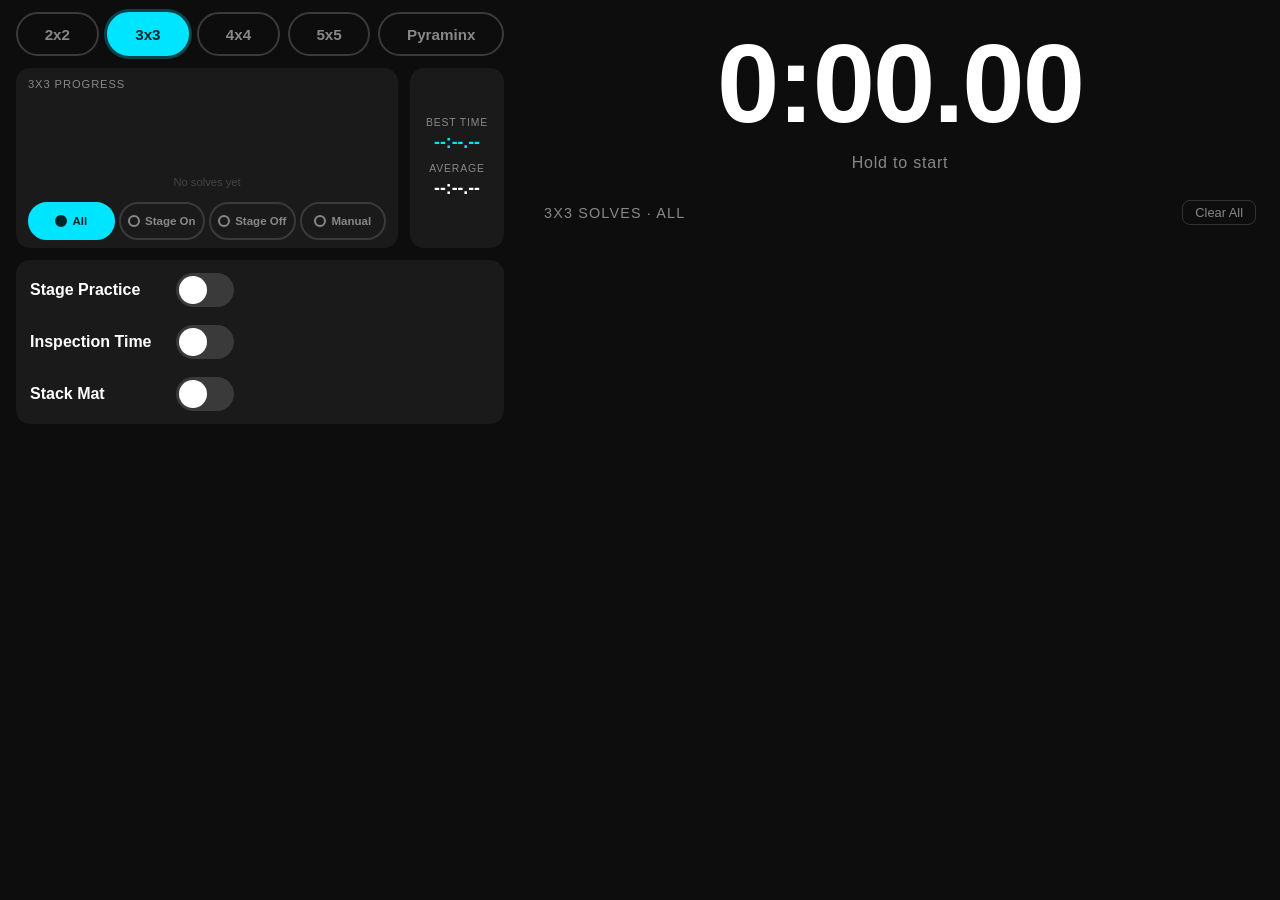
<file: cube-timer/index.html>
<!DOCTYPE html>
<html lang="en">
<head>
  <meta charset="UTF-8">
  <meta http-equiv="Cache-Control" content="no-cache">
  <meta name="viewport" content="width=device-width, initial-scale=1.0, user-scalable=no">
  <title>Cube Timer</title>
  <link rel="stylesheet" href="style.css?v=3">
</head>
<body>

  <!-- Hand shape for the Stack Mat pads: a left hand, palm down, thumb on the right.
       The right pad mirrors it so both thumbs point inward. -->
  <svg width="0" height="0" style="position:absolute" aria-hidden="true">
    <symbol id="hand" viewBox="0 0 104 120">
      <rect x="14" y="50" width="56" height="58" rx="20"/>
      <rect x="14" y="36" width="12" height="36" rx="6"/>
      <rect x="28" y="20" width="13" height="48" rx="6.5"/>
      <rect x="43" y="12" width="13" height="56" rx="6.5"/>
      <rect x="58" y="20" width="12" height="48" rx="6"/>
      <circle cx="64" cy="88" r="11"/>
      <rect x="66" y="58" width="13" height="36" rx="6.5" transform="rotate(35 72.5 94)"/>
    </symbol>
  </svg>

  <!-- NORMAL VIEW -->
  <div id="app">

    <!-- LEFT SIDE (top in portrait): charts + settings -->
    <div id="side">

      <!-- Puzzle folders: each keeps its own solves, charts, stats and settings -->
      <div id="folder-row"></div>

      <div id="top-row">
        <div id="chart-wrap" class="chart-card">
          <div id="progress-title" class="chart-title">Progress</div>
          <canvas id="progress-chart"></canvas>
          <div id="chart-hint" class="chart-hint">No solves yet</div>
          <!-- All / Stage On / Stage Off / Manual: which solves the chart, stats and table use -->
          <div id="view-row" role="radiogroup" aria-label="Which solves to show"></div>
          <!-- Manual: type in a time from the Stack Mat timer -->
          <form id="manual-form" class="hidden" autocomplete="off">
            <div id="round-info"></div>
            <label for="manual-input" id="manual-label" class="manual-label">Type your Stack Mat time</label>
            <div class="manual-line">
              <input type="text" id="manual-input" inputmode="decimal" placeholder="like 12.34" enterkeyhint="done">
              <button type="submit" id="manual-save">Save</button>
            </div>
            <div id="manual-note"></div>
          </form>
        </div>
        <div id="best-bar">
          <span id="best-label">Best Time</span>
          <span id="best-time">--:--.--</span>
          <span id="avg-label">Average</span>
          <span id="avg-time">--:--.--</span>
        </div>
      </div>

      <div id="stage-chart-wrap" class="chart-card hidden">
        <div class="chart-head">
          <span class="chart-title">Stage Progress</span>
          <span id="stage-legend"></span>
        </div>
        <canvas id="stage-chart"></canvas>
        <div id="stage-chart-hint" class="chart-hint">Finish 2 stage solves to see this chart</div>
      </div>

      <div id="settings">
        <div class="setting-line">
          <label class="toggle-row">
            <span class="setting-label">Stage Practice</span>
            <span class="switch"><input type="checkbox" id="stage-toggle"><span class="slider"></span></span>
          </label>
          <label id="stage-options" class="num-field">
            Stages <input type="number" id="stage-count" inputmode="numeric" min="1" max="10">
          </label>
        </div>

        <div id="stage-sub" class="setting-line sub">
          <label class="toggle-row">
            <span class="setting-label">Beeps</span>
            <span class="switch"><input type="checkbox" id="beep-toggle"><span class="slider"></span></span>
          </label>
        </div>

        <div class="setting-line">
          <label class="toggle-row">
            <span class="setting-label">Inspection Time</span>
            <span class="switch"><input type="checkbox" id="insp-toggle"><span class="slider"></span></span>
          </label>
        </div>

        <div id="insp-options" class="setting-line sub">
          <label class="toggle-row">
            <span class="setting-label">Voice Callouts</span>
            <span class="switch"><input type="checkbox" id="voice-toggle"><span class="slider"></span></span>
          </label>
          <span id="voice-options" class="voice-fields">
            <label class="num-field">1st call <input type="number" id="voice1" inputmode="numeric" min="1" max="60"> sec</label>
            <label class="num-field">2nd call <input type="number" id="voice2" inputmode="numeric" min="1" max="60"> sec</label>
          </span>
        </div>

        <div class="setting-line">
          <label class="toggle-row">
            <span class="setting-label">Stack Mat</span>
            <span class="switch"><input type="checkbox" id="stack-toggle"><span class="slider"></span></span>
          </label>
        </div>
      </div>

      <!-- Manual view swaps the timer settings for these: how many solves in a
           round, and where a round's times get saved -->
      <div id="manual-settings" class="hidden">
        <div class="setting-label">How many solves?</div>
        <div id="round-row" role="radiogroup" aria-label="How many solves"></div>
        <div id="save-row" role="radiogroup" aria-label="Where to save">
          <button type="button" id="save-total-label" class="view-btn round-btn" role="radio">Save to total times</button>
          <button type="button" id="save-sep-label" class="view-btn round-btn" role="radio">Save separately</button>
        </div>
      </div>

    </div>

    <!-- RIGHT SIDE (bottom in portrait): timer + solves -->
    <div id="main">

      <div id="timer-display">
        <span id="timer-text">0:00.00</span>
        <div id="status-note"></div>
        <div id="penalty-btns" class="hidden">
          <button id="plus2-btn" class="penalty-btn plus2">Add 2 seconds</button>
          <button id="plus02-btn" class="penalty-btn plus02">Add 0.2 seconds</button>
          <button id="dnf-btn" class="penalty-btn dnf">DNF</button>
        </div>
        <div id="hint">Hold to start</div>
        <button id="start-insp-btn" class="hidden">Start Inspection</button>
        <div id="main-pad-area" class="hidden">
          <div id="main-pad-hint" class="pad-hint"></div>
          <div id="main-pads" class="pads">
            <div class="pad left"><svg class="hand"><use href="#hand"/></svg></div>
            <div class="pad right"><svg class="hand"><use href="#hand"/></svg></div>
          </div>
        </div>
      </div>

      <div id="solves-section">
        <div id="solves-header">
          <span id="solves-title">Solves</span>
          <button id="clear-btn">Clear All</button>
        </div>
        <div id="solves-list"></div>
      </div>

    </div>

  </div>

  <!-- HOLDING OVERLAY (green) -->
  <div id="hold-overlay" class="hidden">
    <div id="hold-text">Keep holding...</div>
  </div>

  <!-- INSPECTION OVERLAY (counts up seconds) -->
  <div id="insp-overlay" class="hidden">
    <div class="overlay-center">
      <div id="insp-label">Inspection</div>
      <div id="insp-timer">0</div>
      <div id="insp-warn"></div>
      <button id="start-solve-btn">Start Solve Timer</button>
      <div id="insp-pad-hint" class="pad-hint hidden"></div>
    </div>
    <div id="insp-pads" class="pads side-pads hidden">
      <div class="pad left"><svg class="hand"><use href="#hand"/></svg></div>
      <div class="pad right"><svg class="hand"><use href="#hand"/></svg></div>
    </div>
  </div>

  <!-- RUNNING OVERLAY (fullscreen timer) -->
  <div id="run-overlay" class="hidden">
    <div class="overlay-center">
      <div id="run-timer">0:00.00</div>
      <div id="run-splits"></div>
      <div id="run-hint">Tap anywhere to stop</div>
    </div>
    <div id="run-pads" class="pads side-pads hidden">
      <div class="pad left"><svg class="hand"><use href="#hand"/></svg></div>
      <div class="pad right"><svg class="hand"><use href="#hand"/></svg></div>
    </div>
  </div>

  <!-- CONFIRM POP-UP -->
  <div id="modal" class="hidden">
    <div class="modal-card">
      <div id="modal-title"></div>
      <div id="modal-text"></div>
      <div class="modal-btns">
        <button id="modal-no"></button>
        <button id="modal-yes"></button>
      </div>
    </div>
  </div>

  <script src="app.js?v=3"></script>
</body>
</html>
</file>
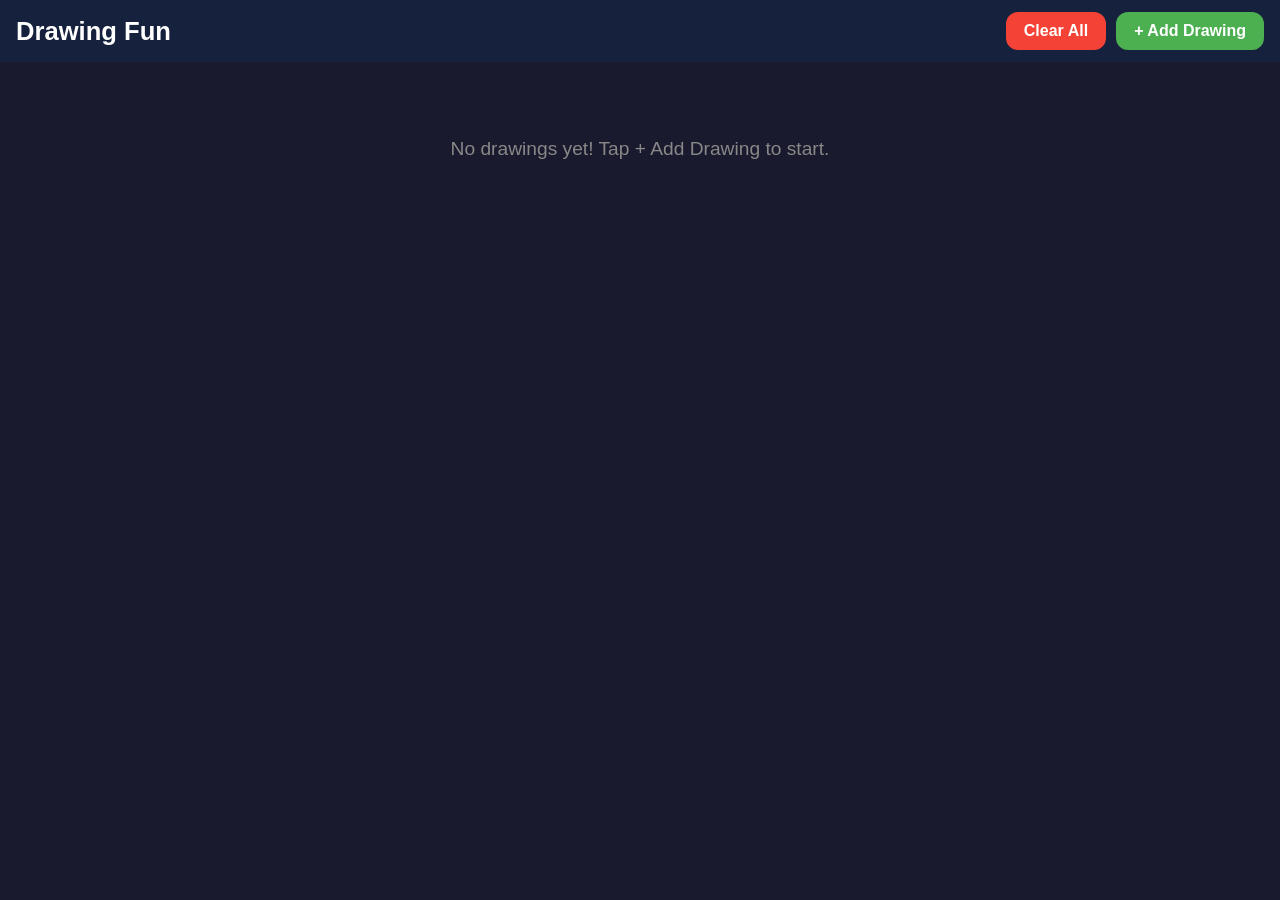
<file: drawing-fun/index.html>
<!DOCTYPE html>
<html lang="en">
<head>
  <meta charset="UTF-8">
  <meta name="viewport" content="width=device-width, initial-scale=1.0, user-scalable=no">
  <title>Drawing Fun</title>
  <link rel="stylesheet" href="style.css">
</head>
<body>

  <!-- MAIN SCREEN -->
  <div id="screen-main" class="screen active">
    <div class="top-bar">
      <h1>Drawing Fun</h1>
      <div class="top-buttons">
        <button class="btn btn-red" id="clear-all-btn">Clear All</button>
        <button class="btn btn-green" id="add-drawing-btn">+ Add Drawing</button>
      </div>
    </div>
    <div id="gallery" class="gallery">
      <div class="empty-msg" id="empty-msg">No drawings yet! Tap + Add Drawing to start.</div>
    </div>
  </div>

  <!-- ADD DRAWING SCREEN -->
  <div id="screen-add" class="screen">
    <div class="top-bar">
      <button class="btn btn-back" id="add-back-btn">Back</button>
      <h2>What do you want to do?</h2>
    </div>
    <div class="choice-buttons">
      <button class="choice-btn" id="go-color-btn">
        <span class="choice-icon">🎨</span>
        <span class="choice-label">Color a Picture</span>
        <span class="choice-sub">Pick or randomize a line drawing and color it in</span>
      </button>
      <button class="choice-btn" id="go-draw-btn">
        <span class="choice-icon">✏️</span>
        <span class="choice-label">Free Draw</span>
        <span class="choice-sub">Blank canvas — draw whatever you want!</span>
      </button>
    </div>
  </div>

  <!-- COLORING SCREEN -->
  <div id="screen-color" class="screen">
    <div class="top-bar compact">
      <button class="btn btn-back" id="color-back-btn">Back</button>
      <button class="btn btn-yellow" id="random-btn">Random Image</button>
      <button class="btn btn-purple" id="color-save-btn">Save</button>
    </div>
    <div class="canvas-wrap">
      <canvas id="color-canvas"></canvas>
    </div>
    <div class="palette" id="color-palette"></div>
  </div>

  <!-- FREE DRAW SCREEN -->
  <div id="screen-draw" class="screen">
    <div class="top-bar compact">
      <button class="btn btn-back" id="draw-back-btn">Back</button>
      <div class="brush-sizes">
        <button class="size-btn active" data-size="6">S</button>
        <button class="size-btn" data-size="14">M</button>
        <button class="size-btn" data-size="26">L</button>
      </div>
      <button class="btn btn-yellow" id="draw-undo-btn">Undo</button>
      <button class="btn btn-red" id="draw-clear-btn">Clear</button>
      <button class="btn btn-purple" id="draw-save-btn">Save</button>
    </div>
    <div class="canvas-wrap">
      <canvas id="draw-canvas"></canvas>
    </div>
    <div class="palette" id="draw-palette"></div>
  </div>

  <!-- VIEW/EDIT SCREEN -->
  <div id="screen-view" class="screen">
    <div class="top-bar compact">
      <button class="btn btn-back" id="view-back-btn">Back</button>
      <button class="btn btn-red" id="view-delete-btn">Delete</button>
      <button class="btn btn-purple" id="view-save-btn">Save Changes</button>
    </div>
    <div class="canvas-wrap">
      <canvas id="view-canvas"></canvas>
    </div>
    <div class="palette" id="view-palette"></div>
  </div>

  <!-- CONFIRM MODAL -->
  <div id="modal" class="modal hidden">
    <div class="modal-box">
      <p id="modal-msg"></p>
      <div class="modal-btns">
        <button class="btn btn-red" id="modal-confirm">Yes, do it!</button>
        <button class="btn btn-grey" id="modal-cancel">Cancel</button>
      </div>
    </div>
  </div>

  <script src="drawings.js"></script>
  <script src="app.js"></script>
</body>
</html>
</file>
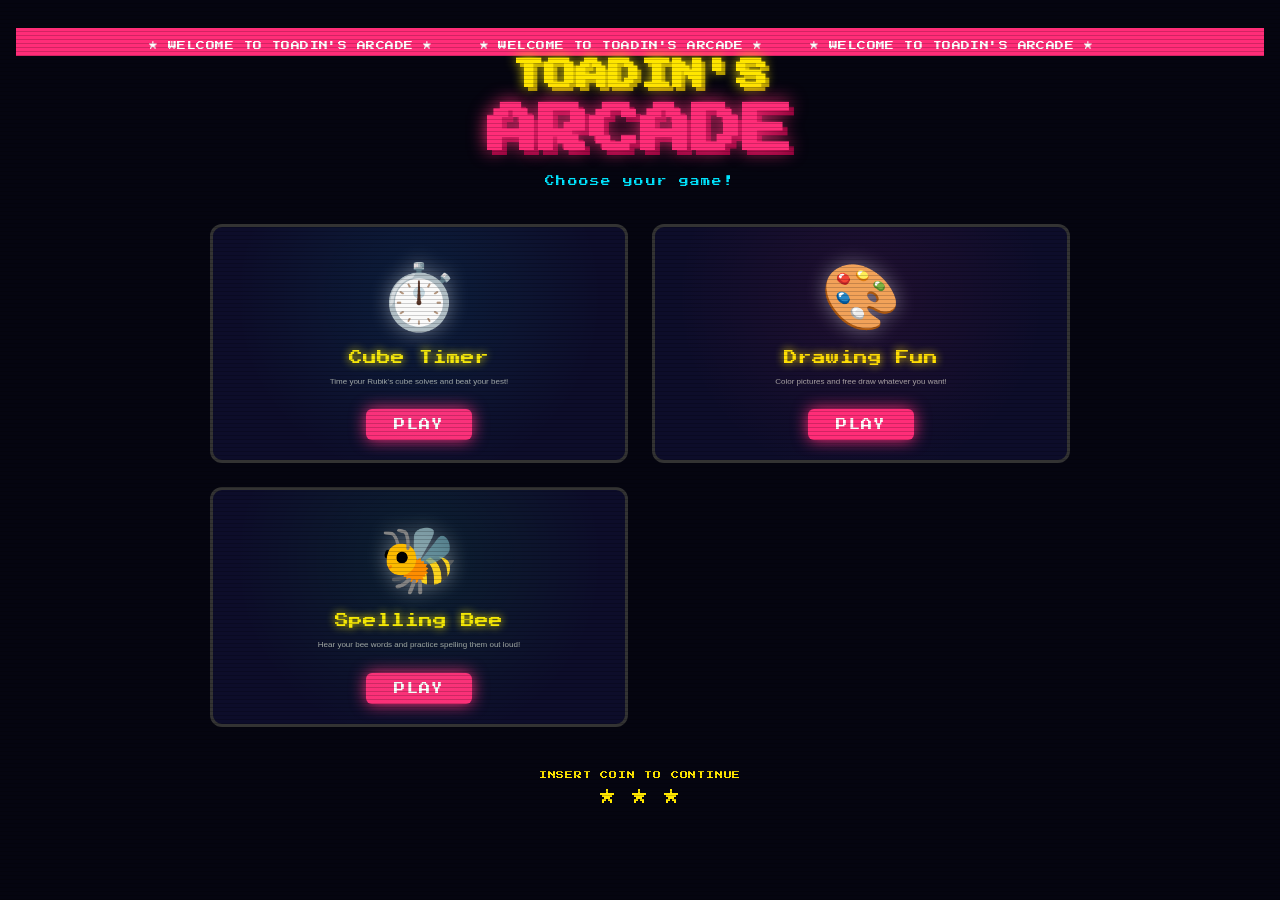
<file: game-menu/index.html>
<!DOCTYPE html>
<html lang="en">
<head>
  <meta charset="UTF-8">
  <meta name="viewport" content="width=device-width, initial-scale=1.0, user-scalable=no">
  <title>Toadin's Arcade</title>
  <link rel="stylesheet" href="style.css">
</head>
<body>

  <div class="scanlines"></div>

  <header>
    <div class="marquee-wrap">
      <div class="marquee-text">
        ★ WELCOME TO TOADIN'S ARCADE ★ &nbsp;&nbsp;&nbsp; ★ WELCOME TO TOADIN'S ARCADE ★ &nbsp;&nbsp;&nbsp; ★ WELCOME TO TOADIN'S ARCADE ★ &nbsp;&nbsp;&nbsp;
      </div>
    </div>
    <h1 class="title">
      <span class="t1">TOADIN'S</span>
      <span class="t2">ARCADE</span>
    </h1>
    <p class="subtitle">Choose your game!</p>
  </header>

  <main class="grid">

    <a class="game-card" href="https://cube-timer-3ct.pages.dev" target="_blank">
      <div class="card-glow glow-blue"></div>
      <div class="card-icon">⏱️</div>
      <div class="card-body">
        <div class="card-name">Cube Timer</div>
        <div class="card-desc">Time your Rubik's cube solves and beat your best!</div>
      </div>
      <div class="card-play">PLAY</div>
    </a>

    <a class="game-card" href="https://drawing-fun.pages.dev" target="_blank">
      <div class="card-glow glow-pink"></div>
      <div class="card-icon">🎨</div>
      <div class="card-body">
        <div class="card-name">Drawing Fun</div>
        <div class="card-desc">Color pictures and free draw whatever you want!</div>
      </div>
      <div class="card-play">PLAY</div>
    </a>

    <a class="game-card" href="https://spelling-bee.forest-on-bike.workers.dev" target="_blank">
      <div class="card-glow glow-green"></div>
      <div class="card-icon">🐝</div>
      <div class="card-body">
        <div class="card-name">Spelling Bee</div>
        <div class="card-desc">Hear your bee words and practice spelling them out loud!</div>
      </div>
      <div class="card-play">PLAY</div>
    </a>

  </main>

  <footer>
    <div class="coin-text">INSERT COIN TO CONTINUE</div>
    <div class="coin-blink">★ ★ ★</div>
  </footer>

  <script src="app.js"></script>
</body>
</html>
</file>
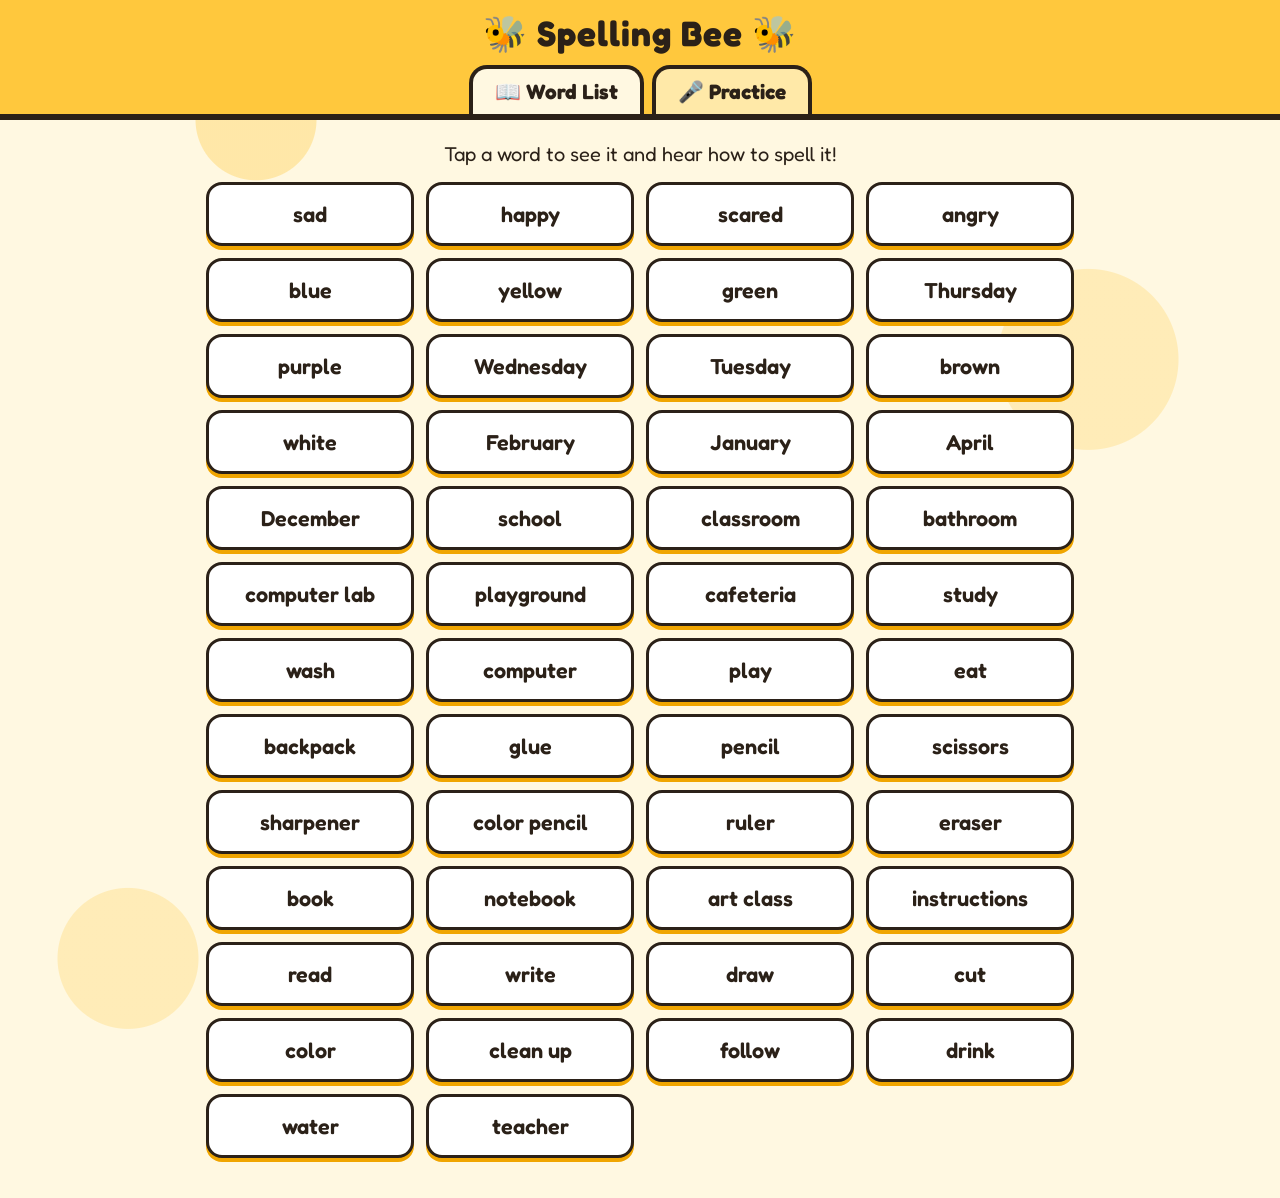
<file: spelling-bee/index.html>
<!DOCTYPE html>
<html lang="en">
<head>
<meta charset="UTF-8">
<meta name="viewport" content="width=device-width, initial-scale=1, maximum-scale=1, user-scalable=no">
<title>Spelling Bee</title>
<link rel="preconnect" href="https://fonts.googleapis.com">
<link href="https://fonts.googleapis.com/css2?family=Fredoka:wght@400;600;700&display=swap" rel="stylesheet">
<style>
  :root {
    --honey: #ffc83d;
    --honey-dark: #f0a500;
    --ink: #2b2118;
    --cream: #fff8e1;
    --green: #2fbf71;
    --red: #ef476f;
    --blue: #3a86ff;
    --purple: #8338ec;
    --card: #ffffff;
  }
  * { box-sizing: border-box; -webkit-tap-highlight-color: transparent; }
  html, body { margin: 0; padding: 0; }
  body {
    font-family: 'Fredoka', 'Trebuchet MS', Arial, sans-serif;
    color: var(--ink);
    background-color: var(--cream);
    background-image:
      radial-gradient(circle at 20% 10%, rgba(255,200,61,.35) 0 60px, transparent 61px),
      radial-gradient(circle at 85% 30%, rgba(255,200,61,.25) 0 90px, transparent 91px),
      radial-gradient(circle at 10% 80%, rgba(255,200,61,.25) 0 70px, transparent 71px);
    min-height: 100vh;
    -webkit-user-select: none; user-select: none;
  }
  header {
    background: var(--honey);
    border-bottom: 6px solid var(--ink);
    padding: 12px 16px 0;
    text-align: center;
  }
  h1 { margin: 0; font-size: 2.2rem; letter-spacing: 1px; }
  h1 .bee { display: inline-block; animation: buzz 2.5s ease-in-out infinite; }
  @keyframes buzz { 0%,100% { transform: translateY(0) rotate(-6deg); } 50% { transform: translateY(-6px) rotate(6deg); } }
  .tabs { display: flex; gap: 8px; justify-content: center; margin-top: 10px; }
  .tab {
    font: inherit; font-size: 1.3rem; font-weight: 700;
    border: 4px solid var(--ink); border-bottom: none;
    border-radius: 18px 18px 0 0;
    background: #ffe9a8; color: var(--ink);
    padding: 10px 22px; cursor: pointer;
  }
  .tab.active { background: var(--cream); }
  main { max-width: 900px; margin: 0 auto; padding: 18px 16px 40px; }
  .hidden { display: none !important; }

  button { font-family: inherit; cursor: pointer; }
  .big-btn {
    font-size: 1.4rem; font-weight: 700;
    border: 4px solid var(--ink); border-radius: 20px;
    padding: 14px 24px; margin: 6px;
    background: var(--honey); color: var(--ink);
    box-shadow: 0 6px 0 var(--ink);
    transition: transform .08s, box-shadow .08s;
    min-height: 64px;
  }
  .big-btn:active { transform: translateY(5px); box-shadow: 0 1px 0 var(--ink); }
  .big-btn.blue { background: #8ecbff; }
  .big-btn.green { background: #8ff0b8; }
  .big-btn.pink { background: #ffb3c6; }
  .big-btn.purple { background: #d2b4ff; }
  .big-btn:disabled { opacity: .45; }
  .row { display: flex; flex-wrap: wrap; justify-content: center; align-items: center; }

  /* Word list */
  .hint { text-align: center; font-size: 1.25rem; margin: 4px 0 16px; }
  .word-grid { display: grid; grid-template-columns: repeat(auto-fill, minmax(170px, 1fr)); gap: 12px; }
  .word-btn {
    font-size: 1.35rem; font-weight: 600;
    background: var(--card); color: var(--ink);
    border: 3px solid var(--ink); border-radius: 16px;
    padding: 16px 8px; min-height: 64px;
    box-shadow: 0 4px 0 var(--honey-dark);
  }
  .word-btn:active { transform: translateY(3px); box-shadow: 0 1px 0 var(--honey-dark); }

  /* Shared card */
  .card {
    background: var(--card); border: 5px solid var(--ink); border-radius: 28px;
    padding: 22px 16px; text-align: center;
    box-shadow: 0 8px 0 var(--honey-dark);
  }
  .big-word { font-size: 3.6rem; font-weight: 700; margin: 6px 0 14px; word-break: break-word; }
  .tiles { display: flex; flex-wrap: wrap; justify-content: center; gap: 8px; margin: 12px 0; min-height: 70px; }
  .tile {
    width: 58px; height: 68px; border: 4px solid var(--ink); border-radius: 14px;
    display: flex; align-items: center; justify-content: center;
    font-size: 2.2rem; font-weight: 700; background: #fff3c4;
    transition: transform .15s, background .15s;
  }
  .tile.gap { border: none; background: transparent; width: 22px; }
  .tile.lit { background: var(--honey); transform: scale(1.18) rotate(-4deg); }
  .tile.good { background: #8ff0b8; }
  .tile.bad { background: #ffb3c6; }
  .tile.pop { animation: pop .25s ease-out; }
  @keyframes pop { 0% { transform: scale(.4); } 80% { transform: scale(1.12); } 100% { transform: scale(1); } }
  .label { font-size: 1.2rem; font-weight: 700; margin-top: 14px; }
  .counter { font-size: 1.3rem; font-weight: 700; margin-bottom: 6px; }

  /* Practice */
  .status { font-size: 1.25rem; min-height: 1.6em; margin: 6px 0; }
  .mic-btn.listening { background: #ff8fab; animation: pulse 1s infinite; }
  @keyframes pulse { 0%,100% { box-shadow: 0 6px 0 var(--ink), 0 0 0 0 rgba(239,71,111,.6); } 50% { box-shadow: 0 6px 0 var(--ink), 0 0 0 16px rgba(239,71,111,0); } }
  .keyboard { margin: 14px auto 4px; max-width: 720px; }
  .kb-row { display: flex; justify-content: center; gap: 6px; margin-bottom: 6px; }
  .kb-row .key { flex: 0 0 calc((100% - 54px) / 10); padding: 0; }
  .key {
    font-size: 1.6rem; font-weight: 700; min-height: 56px;
    border: 3px solid var(--ink); border-radius: 12px; background: #fff;
    color: var(--ink);
  }
  .key:active { background: var(--honey); }
  .kb-row .key.wide { flex: 0 0 calc((100% - 54px) / 10 * 2 + 6px); font-size: 1.15rem; }
  .kb-row .key.clear { flex: 0 0 auto; padding: 0 22px; font-size: 1.1rem; min-height: 46px; }
  .verdict { font-size: 2.4rem; font-weight: 700; margin: 4px 0; }
  .verdict.good { color: var(--green); }
  .verdict.bad { color: var(--red); }
  .score-big { font-size: 3rem; font-weight: 700; margin: 8px 0; }
  .results-list { list-style: none; padding: 0; margin: 14px auto; max-width: 460px; text-align: left; }
  .results-list li { font-size: 1.5rem; padding: 8px 12px; border-bottom: 2px dashed #e5d39b; }
  .results-list .theirs { font-size: 1.1rem; color: #7a6a55; }
  .small-note { font-size: 1rem; color: #7a6a55; margin-top: 10px; }
  .link-btn { background: none; border: none; text-decoration: underline; font-size: 1rem; color: #7a6a55; padding: 8px; }

  @media (max-width: 520px) {
    h1 { font-size: 1.7rem; }
    .tab { font-size: 1.05rem; padding: 8px 14px; }
    .big-word { font-size: 2.6rem; }
    .tile { width: 42px; height: 52px; font-size: 1.6rem; border-width: 3px; }
    .word-grid { grid-template-columns: repeat(2, 1fr); }
    .big-btn { font-size: 1.15rem; padding: 12px 16px; }
  }
</style>
</head>
<body>
<header>
  <h1><span class="bee">🐝</span> Spelling Bee <span class="bee">🐝</span></h1>
  <nav class="tabs">
    <button class="tab active" id="tabList">📖 Word List</button>
    <button class="tab" id="tabPractice">🎤 Practice</button>
  </nav>
</header>

<main>
  <!-- ============ WORD LIST ============ -->
  <section id="listView">
    <p class="hint">Tap a word to see it and hear how to spell it!</p>
    <div class="word-grid" id="wordGrid"></div>
  </section>

  <section id="wordView" class="hidden">
    <div class="card">
      <div class="counter" id="wvCounter"></div>
      <div class="big-word" id="wvWord"></div>
      <div class="tiles" id="wvTiles"></div>
      <div class="row">
        <button class="big-btn" id="wvAgain">🔊 Hear it again</button>
        <button class="big-btn purple" id="wvSentence">💬 Sentence</button>
      </div>
      <div class="row">
        <button class="big-btn blue" id="wvPrev">⬅️ Back</button>
        <button class="big-btn green" id="wvList">📖 All Words</button>
        <button class="big-btn blue" id="wvNext">Next ➡️</button>
      </div>
    </div>
  </section>

  <!-- ============ PRACTICE ============ -->
  <section id="practiceStart" class="hidden">
    <div class="card">
      <div class="big-word">🐝 Practice Bee!</div>
      <p class="hint">I'll say 5 words. You spell each one out loud, then tap <b>Done</b>.</p>
      <button class="big-btn green" id="startRound">▶️ Start 5 Words</button>
      <div class="small-note" id="poolNote"></div>
      <button class="link-btn" id="resetPool">Start the word list over</button>
    </div>
  </section>

  <section id="practiceWord" class="hidden">
    <div class="card">
      <div class="counter" id="pwCounter"></div>
      <div class="row">
        <button class="big-btn" id="pwHear">🔊 Hear the word</button>
        <button class="big-btn purple" id="pwSentence">💬 Sentence</button>
      </div>
      <div class="label">Your spelling:</div>
      <div class="tiles" id="pwTiles"></div>
      <div class="status" id="pwStatus"></div>
      <div class="small-note" id="micCode"></div>
      <div class="row">
        <button class="big-btn pink mic-btn" id="pwMic">🎤 Tap and spell out loud</button>
      </div>
      <div class="keyboard" id="keyboard"></div>
      <div class="row">
        <button class="big-btn green" id="pwDone">✅ Done</button>
      </div>
    </div>
  </section>

  <section id="practiceCheck" class="hidden">
    <div class="card">
      <div class="counter" id="pcCounter"></div>
      <div class="verdict" id="pcVerdict"></div>
      <div class="label">You spelled:</div>
      <div class="tiles" id="pcTheirs"></div>
      <div class="label">Correct spelling:</div>
      <div class="big-word" id="pcWord"></div>
      <div class="tiles" id="pcCorrect"></div>
      <div class="row">
        <button class="big-btn" id="pcAgain">🔊 Hear it again</button>
        <button class="big-btn green" id="pcNext">Next word ➡️</button>
      </div>
    </div>
  </section>

  <section id="practiceDone" class="hidden">
    <div class="card">
      <div class="big-word" id="pdEmoji"></div>
      <div class="score-big" id="pdScore"></div>
      <ul class="results-list" id="pdList"></ul>
      <div class="row">
        <button class="big-btn green" id="pdMore">🐝 5 More Words</button>
        <button class="big-btn blue" id="pdList2">📖 Word List</button>
      </div>
      <div class="small-note" id="pdPool"></div>
    </div>
  </section>
</main>

<script>
(function () {
  'use strict';

  // ---------------- Word bank (2026 Spelling Bee, First and Second Grade) ----------------
  var WORDS = [
    ['sad', 'My dog looks sad when I leave for school.'],
    ['happy', 'I am happy when I play with my friends.'],
    ['scared', 'The loud thunder made me feel scared.'],
    ['angry', 'My sister was angry when I took her toy.'],
    ['blue', 'The sky is blue today.'],
    ['yellow', 'A banana is yellow.'],
    ['green', 'The grass is green.'],
    ['Thursday', 'We have art class on Thursday.'],
    ['purple', 'Grapes can be purple.'],
    ['Wednesday', 'Wednesday comes after Tuesday.'],
    ['Tuesday', 'Tuesday comes after Monday.'],
    ['brown', 'The bear has brown fur.'],
    ['white', 'Snow is white.'],
    ['February', 'February is the shortest month of the year.'],
    ['January', 'January is the first month of the year.'],
    ['April', 'April comes after March.'],
    ['December', 'December is the last month of the year.'],
    ['school', 'I learn new things at school.'],
    ['classroom', 'Our classroom has a big window.'],
    ['bathroom', 'I wash my hands in the bathroom.'],
    ['computer lab', 'We use the computers in the computer lab.'],
    ['playground', 'We run and jump on the playground.'],
    ['cafeteria', 'We eat lunch in the cafeteria.'],
    ['study', 'I study my spelling words every day.'],
    ['wash', 'Please wash your hands before you eat.'],
    ['computer', 'I can type my name on the computer.'],
    ['play', "Let's play tag at recess."],
    ['eat', 'I like to eat apples.'],
    ['backpack', 'I put my books in my backpack.'],
    ['glue', 'Use glue to stick the paper together.'],
    ['pencil', 'I write my name with a pencil.'],
    ['scissors', 'Be careful when you cut with scissors.'],
    ['sharpener', 'My pencil is dull, so I need the sharpener.'],
    ['color pencil', 'I drew a red apple with a color pencil.'],
    ['ruler', 'I used a ruler to draw a straight line.'],
    ['eraser', 'I fixed my mistake with an eraser.'],
    ['book', 'My favorite book is about dinosaurs.'],
    ['notebook', 'I write my spelling words in my notebook.'],
    ['art class', 'We painted pictures in art class.'],
    ['instructions', 'Listen to the instructions before you start.'],
    ['read', 'I like to read before bed.'],
    ['write', 'Can you write your name?'],
    ['draw', 'I like to draw pictures of animals.'],
    ['cut', 'Cut the paper on the line.'],
    ['color', 'Red is my favorite color.'],
    ['clean up', 'It is time to clean up the toys.'],
    ['follow', 'Please follow the teacher to the library.'],
    ['drink', 'I drink milk at lunch.'],
    ['water', 'Fish live in water.'],
    ['teacher', 'My teacher helps me learn to read.']
  ].map(function (p) { return { word: p[0], sentence: p[1] }; });

  var ROUND_SIZE = 5;
  var POOL_KEY = 'spellingBeeUsedWords';

  function $(id) { return document.getElementById(id); }
  function letters(w) { return w.toLowerCase().replace(/[^a-z]/g, ''); }
  function shuffle(a) {
    a = a.slice();
    for (var i = a.length - 1; i > 0; i--) { var j = Math.floor(Math.random() * (i + 1)); var t = a[i]; a[i] = a[j]; a[j] = t; }
    return a;
  }
  function sleep(ms) { return new Promise(function (r) { setTimeout(r, ms); }); }

  // ---------------- Talking (speech synthesis) ----------------
  var synth = window.speechSynthesis || null;
  var voice = null;
  var talkToken = 0; // bumps every time we stop talking, so old sequences quit

  function pickVoice() {
    if (!synth) return;
    var vs = synth.getVoices() || [];
    var en = vs.filter(function (v) { return /^en[-_]US/i.test(v.lang); });
    if (!en.length) en = vs.filter(function (v) { return /^en/i.test(v.lang); });
    var nice = en.filter(function (v) { return /samantha|google us|female|zira|aria|jenny/i.test(v.name); });
    voice = nice[0] || en[0] || null;
  }
  if (synth) {
    pickVoice();
    if ('onvoiceschanged' in synth) synth.onvoiceschanged = pickVoice;
  }

  function stopTalking() {
    talkToken++;
    if (synth) { try { synth.cancel(); } catch (e) {} }
  }

  // Say one thing. Resolves when it finishes (with a safety timer, since some tablets never fire "end").
  function say(text, rate) {
    return new Promise(function (resolve) {
      if (!synth) { setTimeout(resolve, 500 + text.length * 60); return; }
      var done = false;
      function finish() { if (!done) { done = true; clearInterval(poll); clearTimeout(cap); resolve(); } }
      var u = new SpeechSynthesisUtterance(text);
      if (voice) u.voice = voice;
      u.lang = (voice && voice.lang) || 'en-US';
      u.rate = rate || 0.9;
      u.onend = finish;
      u.onerror = finish;
      var started = false;
      u.onstart = function () { started = true; };
      synth.speak(u);
      var poll = setInterval(function () {
        if (synth.speaking) started = true;
        else if (started) finish();
      }, 150);
      var cap = setTimeout(finish, 2500 + text.length * 150);
    });
  }

  // Letter names that tablets read clearly.
  var LETTER_SAY = { a: 'A.', i: 'I.' };
  function letterSpeech(ch) { return LETTER_SAY[ch.toLowerCase()] || ch.toUpperCase() + '.'; }

  function makeTiles(container, word, opts) {
    container.innerHTML = '';
    var tiles = [];
    for (var i = 0; i < word.length; i++) {
      var ch = word[i];
      var t = document.createElement('div');
      if (ch === ' ') { t.className = 'tile gap'; }
      else { t.className = 'tile'; t.textContent = ch.toUpperCase(); }
      if (opts && opts.cls && opts.cls[i]) t.className += ' ' + opts.cls[i];
      container.appendChild(t);
      tiles.push(t);
    }
    return tiles;
  }

  // "Thursday. T H U R S D A Y. Thursday." with each tile lighting up as it's said.
  async function spellOutLoud(word, tiles, intro) {
    stopTalking();
    var my = ++talkToken;
    await sleep(120);
    if (my !== talkToken) return;
    await say(intro || word, 0.85);
    for (var i = 0; i < word.length; i++) {
      if (my !== talkToken) return;
      var ch = word[i];
      if (ch === ' ') { await sleep(450); continue; }
      tiles[i].classList.add('lit');
      await say(letterSpeech(ch), 0.9);
      tiles[i].classList.remove('lit');
      if (my !== talkToken) return;
      await sleep(90);
    }
    if (my !== talkToken) return;
    await sleep(200);
    await say(word, 0.85);
  }

  async function sayOnly(text, rate) {
    stopTalking();
    var my = ++talkToken;
    await sleep(120);
    if (my !== talkToken) return;
    await say(text, rate || 0.85);
  }

  // ---------------- Screens ----------------
  var screens = ['listView', 'wordView', 'practiceStart', 'practiceWord', 'practiceCheck', 'practiceDone'];
  function show(id) {
    screens.forEach(function (s) { $(s).classList.toggle('hidden', s !== id); });
    window.scrollTo(0, 0);
  }
  function setTab(which) {
    $('tabList').classList.toggle('active', which === 'list');
    $('tabPractice').classList.toggle('active', which === 'practice');
  }

  $('tabList').onclick = function () { stopTalking(); stopListening(); setTab('list'); show('listView'); };
  $('tabPractice').onclick = function () { stopTalking(); stopListening(); setTab('practice'); openPracticeStart(); };

  // ---------------- Word List ----------------
  var grid = $('wordGrid');
  WORDS.forEach(function (w, i) {
    var b = document.createElement('button');
    b.className = 'word-btn';
    b.textContent = w.word;
    b.onclick = function () { openWord(i); };
    grid.appendChild(b);
  });

  var wvIndex = 0, wvTiles = [];
  function openWord(i) {
    wvIndex = (i + WORDS.length) % WORDS.length;
    var w = WORDS[wvIndex];
    $('wvCounter').textContent = 'Word ' + (wvIndex + 1) + ' of ' + WORDS.length;
    $('wvWord').textContent = w.word;
    wvTiles = makeTiles($('wvTiles'), w.word);
    show('wordView');
    spellOutLoud(w.word, wvTiles);
  }
  $('wvAgain').onclick = function () { spellOutLoud(WORDS[wvIndex].word, wvTiles); };
  $('wvSentence').onclick = function () { var w = WORDS[wvIndex]; sayOnly(w.word + '. ' + w.sentence + ' ' + w.word + '.'); };
  $('wvPrev').onclick = function () { openWord(wvIndex - 1); };
  $('wvNext').onclick = function () { openWord(wvIndex + 1); };
  $('wvList').onclick = function () { stopTalking(); show('listView'); };

  // ---------------- Practice: which words he's already had ----------------
  function loadUsed() {
    try { var v = JSON.parse(localStorage.getItem(POOL_KEY) || '[]'); return Array.isArray(v) ? v : []; }
    catch (e) { return []; }
  }
  function saveUsed(arr) { try { localStorage.setItem(POOL_KEY, JSON.stringify(arr)); } catch (e) {} }
  var used = loadUsed();
  function remaining() { return WORDS.filter(function (w) { return used.indexOf(w.word) === -1; }); }

  function poolText() {
    var left = remaining().length;
    if (left === WORDS.length) return 'All ' + WORDS.length + ' words are ready to practice.';
    if (left === 0) return 'You practiced all ' + WORDS.length + ' words! Next round starts the list over.';
    return left + ' of ' + WORDS.length + ' words left that you have not practiced yet.';
  }

  function openPracticeStart() {
    $('poolNote').textContent = poolText();
    show('practiceStart');
  }
  $('resetPool').onclick = function () { used = []; saveUsed(used); $('poolNote').textContent = poolText(); };

  // ---------------- Practice round ----------------
  var round = [], roundPos = 0, results = [];
  var typed = []; // letters he has spelled so far

  function startRound() {
    var left = remaining();
    if (left.length === 0) { used = []; left = WORDS.slice(); }
    var pick = shuffle(left).slice(0, ROUND_SIZE);
    if (pick.length < ROUND_SIZE) {
      // Not enough new words left: finish the list, then top up from the start of a fresh list.
      var extra = shuffle(WORDS.filter(function (w) { return pick.indexOf(w) === -1; })).slice(0, ROUND_SIZE - pick.length);
      used = [];
      extra.forEach(function (w) { used.push(w.word); });
      pick = pick.concat(extra);
    } else {
      pick.forEach(function (w) { used.push(w.word); });
    }
    saveUsed(used);
    round = pick; roundPos = 0; results = [];
    showPracticeWord();
  }
  $('startRound').onclick = startRound;
  $('pdMore').onclick = function () { stopTalking(); startRound(); };
  $('pdList2').onclick = function () { stopTalking(); setTab('list'); show('listView'); };

  function current() { return round[roundPos]; }

  function showPracticeWord() {
    typed = [];
    renderTyped(false);
    $('micCode').textContent = '';
    $('pwCounter').textContent = 'Word ' + (roundPos + 1) + ' of ' + round.length;
    $('pwStatus').textContent = canListen ? 'Tap the microphone, then say each letter.' : 'Tap the letters to spell the word.';
    show('practiceWord');
    var w = current();
    sayOnly('Your word is: ' + w.word + '.');
  }

  $('pwHear').onclick = function () { stopListening(); sayOnly(current().word); };
  $('pwSentence').onclick = function () { stopListening(); var w = current(); sayOnly(w.word + '. ' + w.sentence + ' ' + w.word + '.'); };

  var shownCount = 0;
  function renderTyped(animateNew) {
    var box = $('pwTiles');
    box.innerHTML = '';
    for (var i = 0; i < typed.length; i++) {
      var t = document.createElement('div');
      t.className = 'tile';
      if (animateNew && i >= shownCount) t.className += ' pop';
      t.textContent = typed[i].toUpperCase();
      box.appendChild(t);
    }
    if (!typed.length) {
      var e = document.createElement('div');
      e.className = 'tile gap';
      box.appendChild(e);
    }
    shownCount = typed.length;
  }

  // On-screen letter keys (always there, in case the microphone mishears or isn't available)
  (function buildKeyboard() {
    var kb = $('keyboard');
    function row() { var r = document.createElement('div'); r.className = 'kb-row'; kb.appendChild(r); return r; }
    function key(r, label, cls, fn) {
      var k = document.createElement('button');
      k.className = 'key' + (cls ? ' ' + cls : '');
      k.textContent = label;
      k.onclick = fn;
      r.appendChild(k);
    }
    function letterKey(r, ch) { key(r, ch.toUpperCase(), '', function () { stopListening(); typed.push(ch); renderTyped(true); }); }
    // Same layout as a regular keyboard
    var r1 = row(); 'qwertyuiop'.split('').forEach(function (ch) { letterKey(r1, ch); });
    var r2 = row(); 'asdfghjkl'.split('').forEach(function (ch) { letterKey(r2, ch); });
    var r3 = row(); 'zxcvbnm'.split('').forEach(function (ch) { letterKey(r3, ch); });
    key(r3, '⌫ Erase', 'wide', function () { stopListening(); typed.pop(); renderTyped(false); });
    var r4 = row();
    key(r4, '🧽 Clear all', 'clear', function () { stopListening(); typed = []; renderTyped(false); });
  })();

  // ---------------- Listening (speech recognition) ----------------
  var Recog = window.SpeechRecognition || window.webkitSpeechRecognition || null;
  var canListen = !!Recog;
  var rec = null, listening = false, baseLetters = [];

  if (!canListen) {
    $('pwMic').classList.add('hidden');
  }

  // How kids' spoken letters tend to come back from the recognizer
  var NAMES = {
    a: ['a', 'ay', 'eh', 'hey', 'aye'],
    b: ['b', 'be', 'bee', 'bea'],
    c: ['c', 'see', 'sea', 'si', 'cee'],
    d: ['d', 'dee', 'de'],
    e: ['e', 'ee', 'ea'],
    f: ['f', 'ef', 'eff'],
    g: ['g', 'gee', 'ji', 'jee', 'gi'],
    h: ['h', 'aitch', 'haitch', 'age', 'ache', 'each', 'itch'],
    i: ['i', 'eye', 'ai'],
    j: ['j', 'jay', 'jae', 'jey'],
    k: ['k', 'kay', 'okay', 'ok', 'cay', 'kei'],
    l: ['l', 'el', 'ell', 'elle', 'al'],
    m: ['m', 'em', 'im'],
    n: ['n', 'en', 'and', 'in', 'an'],
    o: ['o', 'oh', 'owe'],
    p: ['p', 'pee', 'pea', 'pe'],
    q: ['q', 'queue', 'cue', 'cute', 'kew'],
    r: ['r', 'are', 'our', 'ar'],
    s: ['s', 'es', 'ess', 'yes'],
    t: ['t', 'tea', 'tee', 'ti', 'te'],
    u: ['u', 'you', 'yu', 'ewe'],
    v: ['v', 'vee', 've', 'vi'],
    w: ['w', 'doubleyou', 'doubleu'],
    x: ['x', 'ex', 'ecks', 'eggs', 'axe'],
    y: ['y', 'why', 'wie', 'wy'],
    z: ['z', 'zee', 'zed', 'zi']
  };
  var NAME_TO_LETTER = {};
  Object.keys(NAMES).forEach(function (L) { NAMES[L].forEach(function (n) { if (!(n in NAME_TO_LETTER)) NAME_TO_LETTER[n] = L; }); });

  function parseLetters(raw) {
    var out = [];
    var parts = raw.replace(/[.,!?\-_/]+/g, ' ').trim().split(/\s+/);
    for (var i = 0; i < parts.length; i++) {
      var orig = parts[i];
      if (!orig) continue;
      var t = orig.toLowerCase().replace(/[^a-z']/g, '');
      if (!t) continue;
      if (t === 'double' && parts[i + 1] && /^(you|u)$/i.test(parts[i + 1])) { out.push('w'); i++; continue; }
      if (t === 'capital' || t === 'letter' || t === 'space') continue;
      if (NAME_TO_LETTER[t]) { out.push(NAME_TO_LETTER[t]); continue; }
      // The recognizer sometimes glues spelled letters together, like "CAT" or "ABC".
      var lettersOnly = orig.replace(/[^A-Za-z]/g, '');
      if (lettersOnly.length > 1 && lettersOnly === lettersOnly.toUpperCase()) {
        lettersOnly.toLowerCase().split('').forEach(function (c) { out.push(c); });
      }
      // Anything else (a whole word) is ignored, so saying the word doesn't count as spelling it.
    }
    return out;
  }

  // Shows a kid-friendly message plus the exact technical reason in small print (for Dad).
  function micError(code, detail) {
    var msg;
    if (code === 'not-allowed' || code === 'service-not-allowed') msg = "The microphone isn't allowed on this device. Tap the letters instead.";
    else if (code === 'no-speech') msg = "I didn't hear anything. Tap the microphone and try again.";
    else if (code === 'network') msg = "The listening service couldn't connect. Tap the letters instead.";
    else if (code === 'audio-capture') msg = "I can't find a microphone. Tap the letters instead.";
    else msg = 'Oops, the microphone had a hiccup. Try again or tap the letters.';
    $('pwStatus').textContent = msg;
    $('micCode').textContent = 'Mic error: ' + code + (detail ? ' (' + detail + ')' : '');
  }

  function startListening() {
    if (!canListen || listening) return;
    stopTalking();
    try {
      rec = new Recog();
      rec.lang = 'en-US';
      rec.continuous = true;
      rec.interimResults = true;
      rec.maxAlternatives = 1;
    } catch (e) { canListen = false; $('pwMic').classList.add('hidden'); return; }
    $('micCode').textContent = '';
    baseLetters = typed.slice();
    listening = true;
    $('pwMic').classList.add('listening');
    $('pwMic').textContent = '👂 Listening… tap to stop';
    $('pwStatus').textContent = 'Say each letter, like "C… A… T".';

    rec.onresult = function (ev) {
      var all = '';
      for (var i = 0; i < ev.results.length; i++) all += ' ' + ev.results[i][0].transcript;
      typed = baseLetters.concat(parseLetters(all));
      renderTyped(true);
    };
    rec.onerror = function (ev) {
      micError(ev.error, ev.message);
    };
    rec.onend = function () {
      listening = false;
      rec = null;
      $('pwMic').classList.remove('listening');
      $('pwMic').textContent = '🎤 Tap and spell out loud';
      if (/Listening|Say each/.test($('pwStatus').textContent)) {
        $('pwStatus').textContent = 'Tap the microphone to keep going, or tap Done.';
      }
    };
    try { rec.start(); } catch (e) { micError('start-failed', e && e.message); }
  }

  function stopListening() {
    if (rec) { try { rec.stop(); } catch (e) {} }
  }

  $('pwMic').onclick = function () { if (listening) stopListening(); else startListening(); };

  // ---------------- Done: compare spellings ----------------
  $('pwDone').onclick = async function () {
    if (listening) { stopListening(); await sleep(500); }
    var w = current();
    var correct = letters(w.word);
    var theirs = typed.join('');
    var ok = theirs === correct;
    results.push({ word: w.word, theirs: theirs, ok: ok });

    $('pcCounter').textContent = 'Word ' + (roundPos + 1) + ' of ' + round.length;
    var v = $('pcVerdict');
    v.textContent = ok ? '🎉 You got it!' : '💛 Nice try!';
    v.className = 'verdict ' + (ok ? 'good' : 'bad');

    var theirCls = [];
    for (var i = 0; i < theirs.length; i++) theirCls.push(theirs[i] === correct[i] ? 'good' : 'bad');
    if (theirs.length) makeTiles($('pcTheirs'), theirs, { cls: theirCls });
    else { $('pcTheirs').innerHTML = ''; var e = document.createElement('div'); e.className = 'status'; e.textContent = '(nothing yet)'; $('pcTheirs').appendChild(e); }

    $('pcWord').textContent = w.word;
    var tiles = makeTiles($('pcCorrect'), w.word);
    $('pcNext').textContent = roundPos + 1 < round.length ? 'Next word ➡️' : '🏁 See my score';
    show('practiceCheck');
    pcTiles = tiles;
    spellOutLoud(w.word, tiles, (ok ? 'Great job! ' : '') + w.word + ' is spelled');
  };

  var pcTiles = [];
  $('pcAgain').onclick = function () { var w = current(); spellOutLoud(w.word, pcTiles, w.word + ' is spelled'); };
  $('pcNext').onclick = function () {
    stopTalking();
    roundPos++;
    if (roundPos < round.length) showPracticeWord();
    else showRoundDone();
  };

  function showRoundDone() {
    var score = results.filter(function (r) { return r.ok; }).length;
    $('pdEmoji').textContent = score === round.length ? '🏆🐝🏆' : score >= 3 ? '🌟🐝🌟' : '🐝💪';
    $('pdScore').textContent = 'You got ' + score + ' out of ' + round.length + '!';
    var list = $('pdList');
    list.innerHTML = '';
    results.forEach(function (r) {
      var li = document.createElement('li');
      li.textContent = (r.ok ? '✅ ' : '❌ ') + r.word;
      if (!r.ok) {
        var s = document.createElement('div');
        s.className = 'theirs';
        s.textContent = 'You spelled: ' + (r.theirs ? r.theirs.toUpperCase() : '(nothing)');
        li.appendChild(s);
      }
      list.appendChild(li);
    });
    $('pdPool').textContent = poolText();
    show('practiceDone');
    var msg = score === round.length ? 'Wow! You got all ' + round.length + ' right!' : 'You got ' + score + ' out of ' + round.length + '. Great practicing!';
    sayOnly(msg);
  }
})();
</script>
</body>
</html>
</file>
<file: cube-timer/style.css>
* { box-sizing: border-box; margin: 0; padding: 0; -webkit-tap-highlight-color: transparent; user-select: none; -webkit-touch-callout: none; }

:root {
  --bg: #0d0d0d;
  --card: #1a1a1a;
  --accent: #00e5ff;
  --green: #00e676;
  --warn: #ffd600;
  --danger: #ff5252;
  --purple: #b388ff;
  --text: #ffffff;
  --muted: #888;
}

html, body {
  height: 100%;
  background: var(--bg);
  color: var(--text);
  font-family: 'Segoe UI', Arial, sans-serif;
  overflow: hidden;
  touch-action: none;
}

/* ── MAIN APP ── */
#app {
  display: flex;
  flex-direction: column;
  height: 100dvh;
  padding: 0;
}
#side {
  flex-shrink: 0;
}
#main {
  flex: 1;
  display: flex;
  flex-direction: column;
  min-height: 0;
}

/* Tablet held sideways: charts + settings on the left, timer + solves on the right */
@media (orientation: landscape) and (min-width: 700px) {
  #app { flex-direction: row; }
  #side {
    width: 44%;
    max-width: 520px;
    overflow-y: auto;
    padding-bottom: 16px;
  }
  #main { min-width: 0; }
  #timer-display { padding-top: 40px; }
}

/* ── FOLDER BUTTONS ── */
#folder-row {
  display: flex;
  gap: 8px;
  padding: 12px 16px 0;
}
.folder-btn {
  flex: 1 1 auto;
  min-height: 44px;
  padding: 0 8px;
  background: transparent;
  border: 2px solid #3a3a3a;
  border-radius: 22px;
  color: var(--muted);
  font-family: inherit;
  font-size: 0.95rem;
  font-weight: 800;
  white-space: nowrap;
  cursor: pointer;
  transition: background 0.15s, border-color 0.15s, color 0.15s;
}
.folder-btn:active { opacity: 0.7; }
.folder-btn.active {
  background: var(--accent);
  border-color: var(--accent);
  color: #00262b;
  box-shadow: 0 0 0 3px rgba(0, 229, 255, 0.25);
}

/* ── TOP ROW ── */
#top-row {
  display: flex;
  align-items: stretch;
  gap: 12px;
  padding: 12px 16px 4px;
  flex-shrink: 0;
}

/* ── CHARTS ── */
.chart-card {
  flex: 1;
  background: var(--card);
  border-radius: 14px;
  padding: 10px 12px 8px;
  display: flex;
  flex-direction: column;
  gap: 4px;
  min-width: 0;
}
.chart-title {
  font-size: 0.7rem;
  color: var(--muted);
  text-transform: uppercase;
  letter-spacing: 0.08em;
}
.chart-card canvas {
  width: 100%;
  display: block;
}
#progress-chart { height: 70px; }
#stage-chart    { height: 80px; }
.chart-hint {
  font-size: 0.7rem;
  color: #444;
  text-align: center;
  padding: 8px 0 4px;
}

/* All / Stage On / Stage Off: work like radio buttons, one lit at a time */
#view-row {
  display: flex;
  gap: 4px;
  margin-top: 6px;
}
.view-btn {
  flex: 1 1 0;
  display: flex;
  align-items: center;
  justify-content: center;
  gap: 5px;
  min-width: 0;
  min-height: 38px;
  padding: 0 4px;
  background: transparent;
  border: 2px solid #3a3a3a;
  border-radius: 19px;
  color: var(--muted);
  font-family: inherit;
  font-size: 0.72rem;
  font-weight: 800;
  white-space: nowrap;
  cursor: pointer;
}
/* Radio dot: hollow when off, filled when on */
.view-btn::before {
  content: '';
  flex-shrink: 0;
  width: 8px;
  height: 8px;
  border: 2px solid currentColor;
  border-radius: 50%;
}
.view-btn.active {
  background: var(--accent);
  border-color: var(--accent);
  color: #00262b;
}
.view-btn.active::before { background: currentColor; }
.view-btn:active { opacity: 0.7; }
/* Narrow screens: drop the dot so all four labels fit */
@media (max-width: 600px) {
  .view-btn { padding: 0 2px; font-size: 0.7rem; }
  .view-btn::before { display: none; }
}
@media (max-width: 420px) {
  #view-row { gap: 3px; }
  .view-btn { font-size: 0.62rem; letter-spacing: -0.01em; }
  #manual-save { padding: 0 16px; }
}

/* Manual: type in a Stack Mat time */
#manual-form {
  display: flex;
  flex-direction: column;
  gap: 6px;
  margin-top: 8px;
  padding-top: 8px;
  border-top: 1px solid #2a2a2a;
}
#manual-form.hidden { display: none; }
.manual-label {
  font-size: 0.8rem;
  color: var(--muted);
  font-weight: 700;
}
.manual-line {
  display: flex;
  gap: 8px;
}
#manual-input {
  flex: 1 1 auto;
  min-width: 0;
  height: 48px;
  padding: 0 12px;
  background: var(--bg);
  border: 2px solid #444;
  border-radius: 12px;
  color: var(--text);
  font-family: inherit;
  font-size: 1.4rem;
  font-weight: bold;
  text-align: center;
  user-select: text;
  -webkit-user-select: text;
}
#manual-input::placeholder { color: #555; font-size: 1rem; font-weight: 600; }
#manual-input:focus { outline: none; border-color: var(--accent); }
#manual-input.bad { border-color: var(--danger); }
#manual-save {
  flex: 0 0 auto;
  height: 48px;
  padding: 0 22px;
  background: var(--green);
  border: none;
  border-radius: 12px;
  color: #00210f;
  font-family: inherit;
  font-size: 1.1rem;
  font-weight: 800;
  cursor: pointer;
}
#manual-save:active { opacity: 0.7; }
#manual-note {
  font-size: 0.8rem;
  color: var(--muted);
  min-height: 1em;
}
#manual-note:empty { display: none; }
#manual-note.ok  { color: var(--green); }
#manual-note.bad { color: var(--danger); }

#stage-chart-wrap { margin: 8px 16px 0; }
.chart-head {
  display: flex;
  flex-wrap: wrap;
  align-items: center;
  justify-content: space-between;
  gap: 4px 12px;
}
#stage-legend {
  display: flex;
  flex-wrap: wrap;
  gap: 2px 10px;
  font-size: 0.7rem;
  font-weight: 600;
}
.legend-item::before {
  content: '';
  display: inline-block;
  width: 8px;
  height: 8px;
  border-radius: 50%;
  background: currentColor;
  margin-right: 4px;
}

/* ── BEST BAR ── */
#best-bar {
  display: flex;
  flex-direction: column;
  justify-content: center;
  align-items: center;
  background: var(--card);
  border-radius: 14px;
  padding: 10px 16px;
  flex-shrink: 0;
  gap: 4px;
}
#best-label, #avg-label {
  font-size: 0.65rem;
  color: var(--muted);
  text-transform: uppercase;
  letter-spacing: 0.08em;
}
#avg-label { margin-top: 6px; }
#best-time, #avg-time {
  font-size: 1.1rem;
  font-weight: bold;
  color: var(--accent);
  font-variant-numeric: tabular-nums;
}
#avg-time { color: var(--text); }

/* ── SETTINGS ── */
#settings {
  margin: 8px 16px 0;
  background: var(--card);
  border-radius: 14px;
  padding: 4px 14px;
}
.setting-line {
  display: flex;
  flex-wrap: wrap;
  align-items: center;
  gap: 0 24px;
}
.setting-line.sub {
  margin: 0 0 6px 6px;
  padding-left: 14px;
  border-left: 2px solid #333;
}
.toggle-row {
  display: flex;
  align-items: center;
  gap: 14px;
  min-height: 52px;
  cursor: pointer;
}
.setting-label {
  font-size: 1rem;
  font-weight: 600;
  min-width: 132px;
}
.sub .setting-label {
  font-size: 0.95rem;
  min-width: 112px;
  color: #ccc;
}

/* Toggle switch */
.switch {
  position: relative;
  width: 58px;
  height: 34px;
  flex-shrink: 0;
}
.switch input {
  position: absolute;
  opacity: 0;
  width: 0;
  height: 0;
}
.slider {
  position: absolute;
  inset: 0;
  background: #3a3a3a;
  border-radius: 34px;
  transition: background 0.2s;
}
.slider::before {
  content: '';
  position: absolute;
  width: 28px;
  height: 28px;
  left: 3px;
  top: 3px;
  background: #fff;
  border-radius: 50%;
  transition: transform 0.2s;
}
.switch input:checked + .slider { background: var(--accent); }
.switch input:checked + .slider::before { transform: translateX(24px); }

/* ── MANUAL ROUND SETTINGS (replace the timer settings in Manual) ── */
#manual-settings {
  margin: 8px 16px 0;
  background: var(--card);
  border-radius: 14px;
  padding: 12px 14px;
  display: flex;
  flex-direction: column;
  gap: 10px;
}
#manual-settings.hidden { display: none; }
#round-row {
  display: flex;
  gap: 6px;
}
.round-btn {
  min-height: 48px;
  font-size: 0.95rem;
  border-radius: 24px;
}
@media (max-width: 600px) {
  .round-btn { font-size: 0.85rem; }
}
/* Save to total times / Save separately: pick one, like the round buttons */
#save-row {
  display: flex;
  gap: 6px;
}
#save-row.hidden { display: none; }

/* Times typed in so far, and in each saved round */
.round-times {
  display: flex;
  flex-wrap: wrap;
  gap: 4px 8px;
  flex: 1 1 auto;
  min-width: 0;
}
.round-time {
  font-size: 1rem;
  font-weight: 700;
  font-variant-numeric: tabular-nums;
  color: var(--text);
}
.round-time.cut  { color: var(--muted); font-weight: 600; }
.round-time.dnf  { color: var(--danger); }
.round-time.has-plus { color: #ffab00; }
.round-time.cut.has-plus, .round-time.cut.dnf { opacity: 0.75; }
.round-times.live {
  padding: 6px 2px 2px;
}
.round-times.live .round-time {
  background: var(--bg);
  border-radius: 8px;
  padding: 4px 10px;
}
/* The average when a round is finished */
.round-result {
  background: var(--bg);
  border: 2px solid var(--green);
  border-radius: 12px;
  padding: 10px 12px;
  text-align: center;
}
.round-result.dnf { border-color: var(--danger); }
.round-result-title {
  font-size: 0.75rem;
  color: var(--muted);
  text-transform: uppercase;
  letter-spacing: 0.08em;
}
.round-result-time {
  font-size: 2rem;
  font-weight: 900;
  color: var(--green);
  font-variant-numeric: tabular-nums;
}
.round-result.dnf .round-result-time { color: var(--danger); }
.round-result-note { font-size: 0.8rem; color: var(--muted); }

/* One row per round in the saved-separately table */
.round-row { gap: 12px; }
.round-row .solve-num { flex-shrink: 0; }
.round-avg {
  flex-shrink: 0;
  font-size: 1.3rem;
  font-weight: bold;
  font-variant-numeric: tabular-nums;
}
.round-row.best .round-avg { color: var(--accent); }
.round-avg.waiting { font-size: 0.85rem; color: var(--muted); }
.round-avg.dnf { color: var(--danger); }

/* Number boxes */
.voice-fields {
  display: flex;
  flex-wrap: wrap;
  gap: 0 18px;
}
.num-field {
  display: flex;
  align-items: center;
  gap: 8px;
  min-height: 52px;
  font-size: 0.95rem;
  color: var(--muted);
}
.num-field input {
  width: 64px;
  height: 42px;
  background: var(--bg);
  border: 1px solid #444;
  border-radius: 10px;
  color: var(--text);
  font-size: 1.2rem;
  font-weight: bold;
  text-align: center;
  font-family: inherit;
  user-select: text;
  -webkit-user-select: text;
  -moz-appearance: textfield;
  appearance: textfield;
}
.num-field input:focus {
  outline: none;
  border-color: var(--accent);
}
.num-field input::-webkit-inner-spin-button,
.num-field input::-webkit-outer-spin-button { -webkit-appearance: none; margin: 0; }

/* ── TIMER DISPLAY ── */
#timer-display {
  flex: 0 0 auto;
  display: flex;
  flex-direction: column;
  align-items: center;
  justify-content: center;
  padding: 28px 24px 20px;
}
#timer-text {
  font-size: clamp(3.5rem, 16vw, 7rem);
  font-weight: 900;
  font-variant-numeric: tabular-nums;
  letter-spacing: -2px;
  color: var(--text);
  line-height: 1;
  transition: color 0.2s;
}
#status-note {
  margin-top: 10px;
  font-size: 1rem;
  font-weight: 600;
  color: var(--muted);
  text-align: center;
}
#status-note:empty { display: none; }
#status-note.warn   { color: var(--warn); }
#status-note.danger { color: var(--danger); }
/* Penalty buttons shown after a solve */
#penalty-btns {
  display: flex;
  flex-wrap: wrap;
  justify-content: center;
  gap: 12px;
  margin-top: 14px;
}
.penalty-btn {
  min-height: 52px;
  padding: 0 22px;
  background: transparent;
  border-radius: 14px;
  font-family: inherit;
  font-size: 1.1rem;
  font-weight: 800;
  cursor: pointer;
}
.penalty-btn.plus2  { border: 2px solid #ffab00; color: #ffab00; }
.penalty-btn.plus02 { border: 2px solid var(--purple); color: var(--purple); }
.penalty-btn.dnf   { border: 2px solid var(--danger); color: var(--danger); }
.penalty-btn:active { opacity: 0.6; }

#hint {
  margin-top: 14px;
  font-size: 1rem;
  color: var(--muted);
  letter-spacing: 0.05em;
}

/* Big Start Inspection button */
#start-insp-btn {
  margin-top: 18px;
  width: min(90%, 560px);
  min-height: 100px;
  border: none;
  border-radius: 24px;
  background: var(--accent);
  color: #00262b;
  font-family: inherit;
  font-size: clamp(1.6rem, 5vw, 2.4rem);
  font-weight: 900;
  letter-spacing: 0.02em;
  cursor: pointer;
  box-shadow: 0 6px 0 #008a99;
}
#start-insp-btn:active {
  transform: translateY(4px);
  box-shadow: 0 2px 0 #008a99;
}
#start-insp-btn.nudge { animation: nudge 0.15s 3; }
@keyframes nudge {
  0%, 100% { transform: translateX(0); }
  25%      { transform: translateX(-10px); }
  75%      { transform: translateX(10px); }
}

/* ── SOLVES SECTION ── */
#solves-section {
  flex: 1;
  display: flex;
  flex-direction: column;
  overflow: hidden;
  padding: 0 16px 16px;
  min-height: 0;
}
#solves-header {
  display: flex;
  justify-content: space-between;
  align-items: center;
  padding: 8px 8px 10px;
  font-size: 0.9rem;
  color: var(--muted);
  text-transform: uppercase;
  letter-spacing: 0.08em;
  flex-shrink: 0;
}
#clear-btn {
  background: none;
  border: 1px solid #333;
  color: var(--muted);
  border-radius: 8px;
  padding: 4px 12px;
  font-size: 0.8rem;
  cursor: pointer;
}
#clear-btn:active { opacity: 0.6; }

#solves-list {
  flex: 1;
  overflow-y: auto;
  overflow-x: auto;
  display: flex;
  flex-direction: column;
  gap: 8px;
}
.solve-row {
  display: flex;
  justify-content: space-between;
  align-items: center;
  background: var(--card);
  border-radius: 12px;
  padding: 12px 16px;
  font-size: 1rem;
  flex-shrink: 0;
}
.solve-row.best {
  border: 2px solid var(--accent);
}
.solve-num { color: var(--muted); font-size: 0.85rem; }
.solve-time {
  font-size: 1.3rem;
  font-weight: bold;
  font-variant-numeric: tabular-nums;
  color: var(--text);
}
.solve-row.best .solve-time { color: var(--accent); }
.solve-del {
  background: none;
  border: none;
  color: #555;
  font-size: 1.1rem;
  cursor: pointer;
  padding: 4px 8px;
}
.solve-del:active { color: #f44336; }

/* Pen (fix a typed-in time) sits just before the delete X */
.solve-actions {
  display: flex;
  align-items: center;
  justify-content: flex-end;
  gap: 2px;
}
.solve-edit {
  background: none;
  border: none;
  color: var(--accent);
  font-size: 1.3rem;
  line-height: 1;
  cursor: pointer;
  padding: 6px 10px;
}
.solve-edit:active { opacity: 0.6; }

/* A manual time open for fixing */
.solve-row.editing { border: 2px solid var(--accent); gap: 12px; }
.edit-form {
  flex: 1 1 auto;
  min-width: 0;
  display: flex;
  flex-direction: column;
  gap: 4px;
}
.edit-line { display: flex; gap: 6px; }
.edit-input {
  flex: 1 1 auto;
  min-width: 0;
  height: 44px;
  padding: 0 10px;
  background: var(--bg);
  border: 2px solid #444;
  border-radius: 10px;
  color: var(--text);
  font-family: inherit;
  font-size: 1.3rem;
  font-weight: bold;
  text-align: center;
  user-select: text;
  -webkit-user-select: text;
}
.edit-input:focus { outline: none; border-color: var(--accent); }
.edit-input.bad { border-color: var(--danger); }
.edit-save, .edit-cancel {
  flex: 0 0 auto;
  height: 44px;
  padding: 0 14px;
  border-radius: 10px;
  font-family: inherit;
  font-size: 1rem;
  font-weight: 800;
  cursor: pointer;
}
.edit-save   { background: var(--green); border: none; color: #00210f; }
.edit-cancel { background: transparent; border: 2px solid #444; color: var(--muted); }
.edit-save:active, .edit-cancel:active { opacity: 0.7; }
.edit-note { font-size: 0.8rem; color: var(--muted); text-align: left; white-space: normal; }
.edit-note:empty { display: none; }
.edit-note.bad { color: var(--danger); }
.stage-table tr td.edit-cell { padding: 8px 10px; width: auto; text-align: left; white-space: normal; border-radius: 0 12px 12px 0; }
.stage-table tr.editing td { box-shadow: inset 0 2px 0 var(--accent), inset 0 -2px 0 var(--accent); }

/* Penalty badges */
.badge {
  display: inline-block;
  margin-left: 8px;
  padding: 2px 7px;
  border-radius: 6px;
  font-size: 0.7rem;
  font-weight: 800;
  vertical-align: middle;
  letter-spacing: 0.03em;
}
.badge.plus2  { background: #ffab00; color: #000; }
.badge.plus02 { background: var(--purple); color: #000; }
.badge.dnf   { background: var(--danger); color: #fff; }
.dnf-time {
  color: var(--muted) !important;
  text-decoration: line-through;
}

/* Stage table (replaces the solves list when Stage Practice is on) */
.stage-table {
  width: 100%;
  border-collapse: separate;
  border-spacing: 0 8px;
  margin-top: -8px;
  flex-shrink: 0;
  font-variant-numeric: tabular-nums;
}
.stage-table th {
  position: sticky;
  top: 0;
  z-index: 1;
  background: var(--bg);
  padding: 10px 8px 2px;
  color: var(--muted);
  font-size: 0.7rem;
  font-weight: 700;
  text-transform: uppercase;
  letter-spacing: 0.05em;
  text-align: right;
  white-space: nowrap;
}
.stage-table th:first-child { text-align: left; }
.stage-table td {
  background: var(--card);
  padding: 12px 8px;
  text-align: right;
  font-size: 1.05rem;
  white-space: nowrap;
}
.stage-table td:first-child {
  border-radius: 12px 0 0 12px;
  padding-left: 14px;
  text-align: left;
  color: var(--muted);
  font-size: 0.85rem;
}
.stage-table td:last-child {
  border-radius: 0 12px 12px 0;
  padding: 0 4px;
  width: 1%;
}
.stage-table td.total { font-weight: bold; font-size: 1.15rem; }
.stage-table tr.best td { box-shadow: inset 0 2px 0 var(--accent), inset 0 -2px 0 var(--accent); }
.stage-table tr.best td:first-child { box-shadow: inset 2px 2px 0 var(--accent), inset 0 -2px 0 var(--accent); }
.stage-table tr.best td:last-child  { box-shadow: inset -2px 2px 0 var(--accent), inset 0 -2px 0 var(--accent); }
.stage-table tr.best td.total { color: var(--accent); }
.stage-table td.stage-best { font-weight: bold; }
.stage-table td.no-stage { color: #555; }
.stage-empty {
  color: #555;
  text-align: center;
  padding: 24px 8px;
  font-size: 0.95rem;
}

/* ── HOLD OVERLAY ── */
#hold-overlay {
  position: fixed; inset: 0;
  background: #003300;
  display: flex;
  align-items: center;
  justify-content: center;
  flex-direction: column;
  transition: background 0.3s;
  z-index: 10;
}
#hold-overlay.green { background: var(--green); }
#hold-text {
  font-size: 2rem;
  font-weight: bold;
  color: rgba(0,0,0,0.5);
  letter-spacing: 0.05em;
}
.hidden { display: none !important; }

/* ── INSPECTION OVERLAY ── */
#insp-overlay {
  position: fixed; inset: 0;
  background: var(--bg);
  display: flex;
  flex-direction: column;
  align-items: center;
  justify-content: center;
  gap: 8px;
  padding: 24px;
  z-index: 15;
}
#insp-label {
  font-size: 1rem;
  color: var(--muted);
  text-transform: uppercase;
  letter-spacing: 0.2em;
}
#insp-timer {
  font-size: clamp(6rem, 30vw, 14rem);
  font-weight: 900;
  font-variant-numeric: tabular-nums;
  line-height: 1;
  color: var(--text);
  transition: color 0.2s;
}
#insp-warn {
  min-height: 2.2rem;
  font-size: 1.8rem;
  font-weight: 900;
}
#insp-overlay.warn #insp-timer,
#insp-overlay.warn #insp-warn { color: var(--warn); }
#insp-overlay.dnf #insp-timer,
#insp-overlay.dnf #insp-warn  { color: var(--danger); }
#start-solve-btn {
  margin-top: 16px;
  width: min(92vw, 720px);
  min-height: max(140px, 26vh);
  border: none;
  border-radius: 28px;
  background: var(--green);
  color: #00330f;
  font-family: inherit;
  font-size: clamp(2rem, 6vw, 3.2rem);
  font-weight: 900;
  letter-spacing: 0.02em;
  cursor: pointer;
  box-shadow: 0 8px 0 #00863f;
}
#start-solve-btn:active {
  transform: translateY(5px);
  box-shadow: 0 3px 0 #00863f;
}

/* Centered content inside the full-screen overlays */
.overlay-center {
  display: flex;
  flex-direction: column;
  align-items: center;
  gap: 8px;
  max-width: 100%;
}

/* ── STACK MAT PADS ── */
.pads {
  display: flex;
  gap: 16px;
}
.pad {
  flex: 1;
  display: flex;
  align-items: center;
  justify-content: center;
  background: var(--card);
  border: 3px solid #333;
  border-radius: 28px;
  font-size: 3rem;
  touch-action: none;
  cursor: pointer;
  transition: background 0.1s, border-color 0.1s;
}
.pad .hand {
  width: 64px;
  height: 74px;
  fill: currentColor;
  color: #4a4a4a;
  transition: color 0.1s;
}
.side-pads .hand { width: 96px; height: 111px; }
/* Mirror the right hand so both thumbs point toward the middle */
.pad.right .hand { transform: scaleX(-1); }
.pad.down { background: #332b00; border-color: var(--warn); }
.pad.down .hand { color: var(--warn); }
.pads.ready .pad { background: #0b3d1f; border-color: var(--green); }
.pads.ready .pad .hand { color: var(--green); }
#run-pads .pad.down { background: #00323a; border-color: var(--accent); }
#run-pads .pad.down .hand { color: var(--accent); }

.pad-hint {
  min-height: 1.6rem;
  font-size: 1.2rem;
  font-weight: 700;
  color: var(--muted);
  text-align: center;
}
.pad-hint.holding { color: var(--warn); }
.pad-hint.ready   { color: var(--green); }

/* Main screen pads (Stack Mat on, Inspection off) */
#main-pad-area {
  margin-top: 16px;
  width: min(90%, 600px);
  display: flex;
  flex-direction: column;
  gap: 10px;
}
#main-pads { height: 130px; }

/* Overlay pads: a row along the bottom when upright, the left and right edges when sideways */
.side-pads {
  width: 100%;
  height: 38vh;
  margin-top: 20px;
}
@media (orientation: landscape) {
  .side-pads {
    position: absolute;
    inset: 16px;
    width: auto;
    height: auto;
    margin: 0;
    justify-content: space-between;
    pointer-events: none;
  }
  .side-pads .pad {
    flex: 0 0 24vw;
    pointer-events: auto;
  }
  #insp-overlay.stack .overlay-center,
  #run-overlay.stack .overlay-center { max-width: calc(52vw - 64px); }
  #run-overlay.stack #run-timer { font-size: min(9vw, 7rem); letter-spacing: -1px; }
}

/* ── RUNNING OVERLAY ── */
#run-overlay {
  position: fixed; inset: 0;
  background: var(--bg);
  display: flex;
  flex-direction: column;
  align-items: center;
  justify-content: center;
  padding: 24px;
  z-index: 20;
  cursor: pointer;
}
#run-timer {
  font-size: clamp(4rem, 20vw, 10rem);
  font-weight: 900;
  font-variant-numeric: tabular-nums;
  letter-spacing: -3px;
  color: var(--text);
  line-height: 1;
}
#run-splits {
  display: flex;
  flex-wrap: wrap;
  justify-content: center;
  gap: 8px 22px;
  max-width: 90vw;
  margin-top: 24px;
  font-size: 1.2rem;
  font-weight: 600;
  font-variant-numeric: tabular-nums;
}
#run-splits:empty { display: none; }
#run-splits b { margin-left: 6px; color: var(--text); }
#run-hint {
  margin-top: 24px;
  font-size: 1rem;
  color: var(--muted);
}
#run-hint.stage {
  font-size: 1.4rem;
  font-weight: 700;
  color: var(--accent);
}

/* ── CONFIRM POP-UP ── */
#modal {
  position: fixed; inset: 0;
  z-index: 40;
  display: flex;
  align-items: center;
  justify-content: center;
  padding: 24px;
  background: rgba(0,0,0,0.75);
}
.modal-card {
  width: min(100%, 460px);
  padding: 28px 24px 22px;
  background: #1f1f1f;
  border-radius: 22px;
  text-align: center;
  box-shadow: 0 20px 60px rgba(0,0,0,0.6);
}
#modal-title {
  margin-bottom: 10px;
  font-size: 1.6rem;
  font-weight: 900;
}
#modal-text {
  margin-bottom: 22px;
  font-size: 1.05rem;
  line-height: 1.45;
  color: #bbb;
}
.modal-btns {
  display: flex;
  gap: 12px;
}
.modal-btns button {
  flex: 1;
  min-height: 64px;
  border: none;
  border-radius: 16px;
  font-family: inherit;
  font-size: 1.15rem;
  font-weight: 800;
  cursor: pointer;
}
.modal-btns button:active { opacity: 0.7; }
#modal-no  { background: #333; color: var(--text); }
#modal-yes { background: var(--accent); color: #00262b; }
#modal-yes.plus2  { background: #ffab00; color: #000; }
#modal-yes.plus02 { background: var(--purple); color: #000; }
#modal-yes.dnf   { background: var(--danger); color: #fff; }

/* Scrollbar styling */
#solves-list::-webkit-scrollbar,
#side::-webkit-scrollbar { width: 4px; height: 4px; }
#solves-list::-webkit-scrollbar-track,
#side::-webkit-scrollbar-track { background: transparent; }
#solves-list::-webkit-scrollbar-thumb,
#side::-webkit-scrollbar-thumb { background: #333; border-radius: 4px; }
</file>
<file: drawing-fun/style.css>
* { box-sizing: border-box; margin: 0; padding: 0; -webkit-tap-highlight-color: transparent; }

body {
  font-family: 'Segoe UI', Arial, sans-serif;
  background: #1a1a2e;
  color: #fff;
  height: 100dvh;
  overflow: hidden;
  display: flex;
  flex-direction: column;
}

/* SCREENS */
.screen { display: none; flex-direction: column; height: 100dvh; }
.screen.active { display: flex; }

/* TOP BAR */
.top-bar {
  display: flex;
  align-items: center;
  gap: 10px;
  padding: 12px 16px;
  background: #16213e;
  flex-shrink: 0;
  flex-wrap: wrap;
}
.top-bar h1 { font-size: 1.6rem; flex: 1; }
.top-bar h2 { font-size: 1.3rem; flex: 1; text-align: center; }
.top-bar.compact { padding: 8px 12px; gap: 8px; }
.top-buttons { display: flex; gap: 10px; }

/* BUTTONS */
.btn {
  padding: 10px 18px;
  border: none;
  border-radius: 12px;
  font-size: 1rem;
  font-weight: bold;
  cursor: pointer;
  white-space: nowrap;
  transition: transform 0.1s, opacity 0.1s;
  touch-action: manipulation;
}
.btn:active { transform: scale(0.95); opacity: 0.85; }
.btn-green  { background: #4caf50; color: #fff; }
.btn-red    { background: #f44336; color: #fff; }
.btn-yellow { background: #ffc107; color: #000; }
.btn-purple { background: #9c27b0; color: #fff; }
.btn-grey   { background: #555; color: #fff; }
.btn-back   { background: #333; color: #fff; font-size: 1.1rem; padding: 8px 14px; }

.size-btn {
  width: 38px; height: 38px;
  border-radius: 50%;
  border: 3px solid transparent;
  background: #333;
  color: #fff;
  font-weight: bold;
  font-size: 0.85rem;
  cursor: pointer;
  transition: transform 0.1s;
}
.size-btn.active { border-color: #ffc107; background: #555; }

/* GALLERY */
.gallery {
  flex: 1;
  display: grid;
  grid-template-columns: repeat(auto-fill, minmax(160px, 1fr));
  gap: 16px;
  padding: 16px;
  overflow-y: auto;
  align-content: start;
}

.empty-msg {
  grid-column: 1 / -1;
  text-align: center;
  color: #888;
  font-size: 1.2rem;
  margin-top: 60px;
}

.gallery-item {
  background: #16213e;
  border-radius: 16px;
  overflow: hidden;
  cursor: pointer;
  position: relative;
  aspect-ratio: 1;
  border: 3px solid transparent;
  transition: border-color 0.2s, transform 0.1s;
}
.gallery-item:active { transform: scale(0.97); }
.gallery-item:hover { border-color: #9c27b0; }
.gallery-item img {
  width: 100%; height: 100%;
  object-fit: cover;
  display: block;
}
.gallery-item .delete-x {
  position: absolute;
  top: 6px; right: 6px;
  background: rgba(244,67,54,0.85);
  color: #fff;
  border: none;
  border-radius: 50%;
  width: 30px; height: 30px;
  font-size: 1rem;
  cursor: pointer;
  display: flex; align-items: center; justify-content: center;
  font-weight: bold;
}
.gallery-item .item-label {
  position: absolute;
  bottom: 0; left: 0; right: 0;
  background: rgba(0,0,0,0.55);
  font-size: 0.75rem;
  padding: 4px 6px;
  text-align: center;
}

/* CHOICE BUTTONS */
.choice-buttons {
  flex: 1;
  display: flex;
  flex-direction: column;
  justify-content: center;
  gap: 24px;
  padding: 32px 24px;
}
.choice-btn {
  background: #16213e;
  border: 3px solid #333;
  border-radius: 20px;
  padding: 28px 24px;
  display: flex;
  flex-direction: column;
  align-items: center;
  gap: 8px;
  cursor: pointer;
  transition: border-color 0.2s, transform 0.1s;
}
.choice-btn:active { transform: scale(0.97); }
.choice-btn:hover { border-color: #9c27b0; }
.choice-icon { font-size: 3rem; }
.choice-label { font-size: 1.5rem; font-weight: bold; color: #fff; }
.choice-sub { font-size: 0.95rem; color: #aaa; text-align: center; }

/* CANVAS */
.canvas-wrap {
  flex: 1;
  display: flex;
  align-items: center;
  justify-content: center;
  overflow: hidden;
  background: #0f0f1a;
  touch-action: none;
}
canvas {
  background: #fff;
  display: block;
  touch-action: none;
  cursor: crosshair;
}

/* PALETTE */
.palette {
  display: flex;
  flex-wrap: wrap;
  justify-content: center;
  gap: 8px;
  padding: 10px 12px;
  background: #16213e;
  flex-shrink: 0;
}
.color-swatch {
  width: 40px; height: 40px;
  border-radius: 50%;
  border: 3px solid transparent;
  cursor: pointer;
  transition: transform 0.1s, border-color 0.1s;
  flex-shrink: 0;
}
.color-swatch:active { transform: scale(0.9); }
.color-swatch.selected { border-color: #fff; transform: scale(1.15); }
.color-swatch.eraser {
  background: #fff url("data:image/svg+xml,%3Csvg xmlns='http://www.w3.org/2000/svg' viewBox='0 0 40 40'%3E%3Ctext y='28' font-size='22' x='6'%3E🧹%3C/text%3E%3C/svg%3E") center/28px no-repeat;
}

/* MODAL */
.modal {
  position: fixed; inset: 0;
  background: rgba(0,0,0,0.6);
  display: flex; align-items: center; justify-content: center;
  z-index: 100;
}
.modal.hidden { display: none; }
.modal-box {
  background: #16213e;
  border-radius: 20px;
  padding: 32px 28px;
  max-width: 340px;
  width: 90%;
  text-align: center;
}
.modal-box p { font-size: 1.2rem; margin-bottom: 24px; line-height: 1.4; }
.modal-btns { display: flex; gap: 16px; justify-content: center; }
</file>
<file: game-menu/style.css>
@import url('https://fonts.googleapis.com/css2?family=Press+Start+2P&display=swap');

* { box-sizing: border-box; margin: 0; padding: 0; -webkit-tap-highlight-color: transparent; }

:root {
  --bg:      #050510;
  --yellow:  #ffe600;
  --pink:    #ff2d78;
  --blue:    #00e5ff;
  --purple:  #c800ff;
  --green:   #00ff88;
  --text:    #ffffff;
}

html, body {
  min-height: 100dvh;
  background: var(--bg);
  color: var(--text);
  font-family: 'Press Start 2P', monospace;
  overflow-x: hidden;
}

/* ── SCANLINES OVERLAY ── */
.scanlines {
  pointer-events: none;
  position: fixed; inset: 0;
  background: repeating-linear-gradient(
    to bottom,
    transparent 0px,
    transparent 3px,
    rgba(0,0,0,0.18) 3px,
    rgba(0,0,0,0.18) 4px
  );
  z-index: 100;
}

/* ── MARQUEE ── */
.marquee-wrap {
  width: 100%;
  background: var(--pink);
  overflow: hidden;
  padding: 6px 0;
  white-space: nowrap;
}
.marquee-text {
  display: inline-block;
  animation: marquee 18s linear infinite;
  font-size: 0.55rem;
  color: #fff;
  letter-spacing: 0.05em;
}
@keyframes marquee {
  from { transform: translateX(0); }
  to   { transform: translateX(-50%); }
}

/* ── HEADER ── */
header {
  text-align: center;
  padding: 28px 16px 10px;
}
.title {
  display: flex;
  flex-direction: column;
  align-items: center;
  gap: 6px;
  line-height: 1.2;
}
.t1 {
  font-size: clamp(1.1rem, 5vw, 2rem);
  color: var(--yellow);
  text-shadow: 0 0 12px var(--yellow), 4px 4px 0 #a89000;
}
.t2 {
  font-size: clamp(1.6rem, 8vw, 3.2rem);
  color: var(--pink);
  text-shadow: 0 0 18px var(--pink), 5px 5px 0 #8b0038;
  animation: pulse 2s ease-in-out infinite;
}
@keyframes pulse {
  0%,100% { text-shadow: 0 0 18px var(--pink), 5px 5px 0 #8b0038; }
  50%      { text-shadow: 0 0 40px var(--pink), 5px 5px 0 #8b0038; }
}
.subtitle {
  margin-top: 14px;
  font-size: 0.6rem;
  color: var(--blue);
  letter-spacing: 0.12em;
  animation: blink 1.4s step-end infinite;
}
@keyframes blink { 0%,100%{opacity:1} 50%{opacity:0} }

/* ── GRID ── */
.grid {
  display: grid;
  grid-template-columns: repeat(auto-fill, minmax(280px, 1fr));
  gap: 24px;
  padding: 28px 20px;
  max-width: 900px;
  margin: 0 auto;
}

/* ── GAME CARD ── */
.game-card {
  position: relative;
  display: flex;
  flex-direction: column;
  align-items: center;
  text-decoration: none;
  color: var(--text);
  background: #0d0d2a;
  border: 3px solid #333;
  border-radius: 12px;
  padding: 28px 20px 20px;
  overflow: hidden;
  transition: transform 0.15s, border-color 0.15s;
  cursor: pointer;
}
.game-card:active { transform: scale(0.96); }
.game-card:hover  { border-color: var(--yellow); }

.card-glow {
  position: absolute;
  inset: 0;
  opacity: 0.08;
  border-radius: 10px;
  pointer-events: none;
}
.glow-blue  { background: radial-gradient(circle at 50% 30%, var(--blue), transparent 70%); }
.glow-pink  { background: radial-gradient(circle at 50% 30%, var(--pink), transparent 70%); }
.glow-green { background: radial-gradient(circle at 50% 30%, var(--green), transparent 70%); }

.card-icon {
  font-size: 4rem;
  margin-bottom: 16px;
  filter: drop-shadow(0 0 10px rgba(255,255,255,0.4));
}
.card-name {
  font-size: 0.85rem;
  color: var(--yellow);
  text-align: center;
  margin-bottom: 10px;
  text-shadow: 0 0 8px var(--yellow);
}
.card-desc {
  font-size: 0.5rem;
  color: #aaa;
  text-align: center;
  line-height: 1.8;
  font-family: 'Segoe UI', Arial, sans-serif;
  margin-bottom: 20px;
}
.card-play {
  background: var(--pink);
  color: #fff;
  font-size: 0.7rem;
  padding: 10px 28px;
  border-radius: 6px;
  letter-spacing: 0.12em;
  box-shadow: 0 0 16px var(--pink);
  transition: box-shadow 0.2s;
}
.game-card:hover .card-play {
  box-shadow: 0 0 30px var(--pink);
}

/* ── FOOTER ── */
footer {
  text-align: center;
  padding: 16px 16px 32px;
}
.coin-text {
  font-size: 0.5rem;
  color: var(--yellow);
  letter-spacing: 0.1em;
  margin-bottom: 10px;
}
.coin-blink {
  font-size: 1rem;
  color: var(--yellow);
  animation: blink 0.8s step-end infinite;
}
</file>
